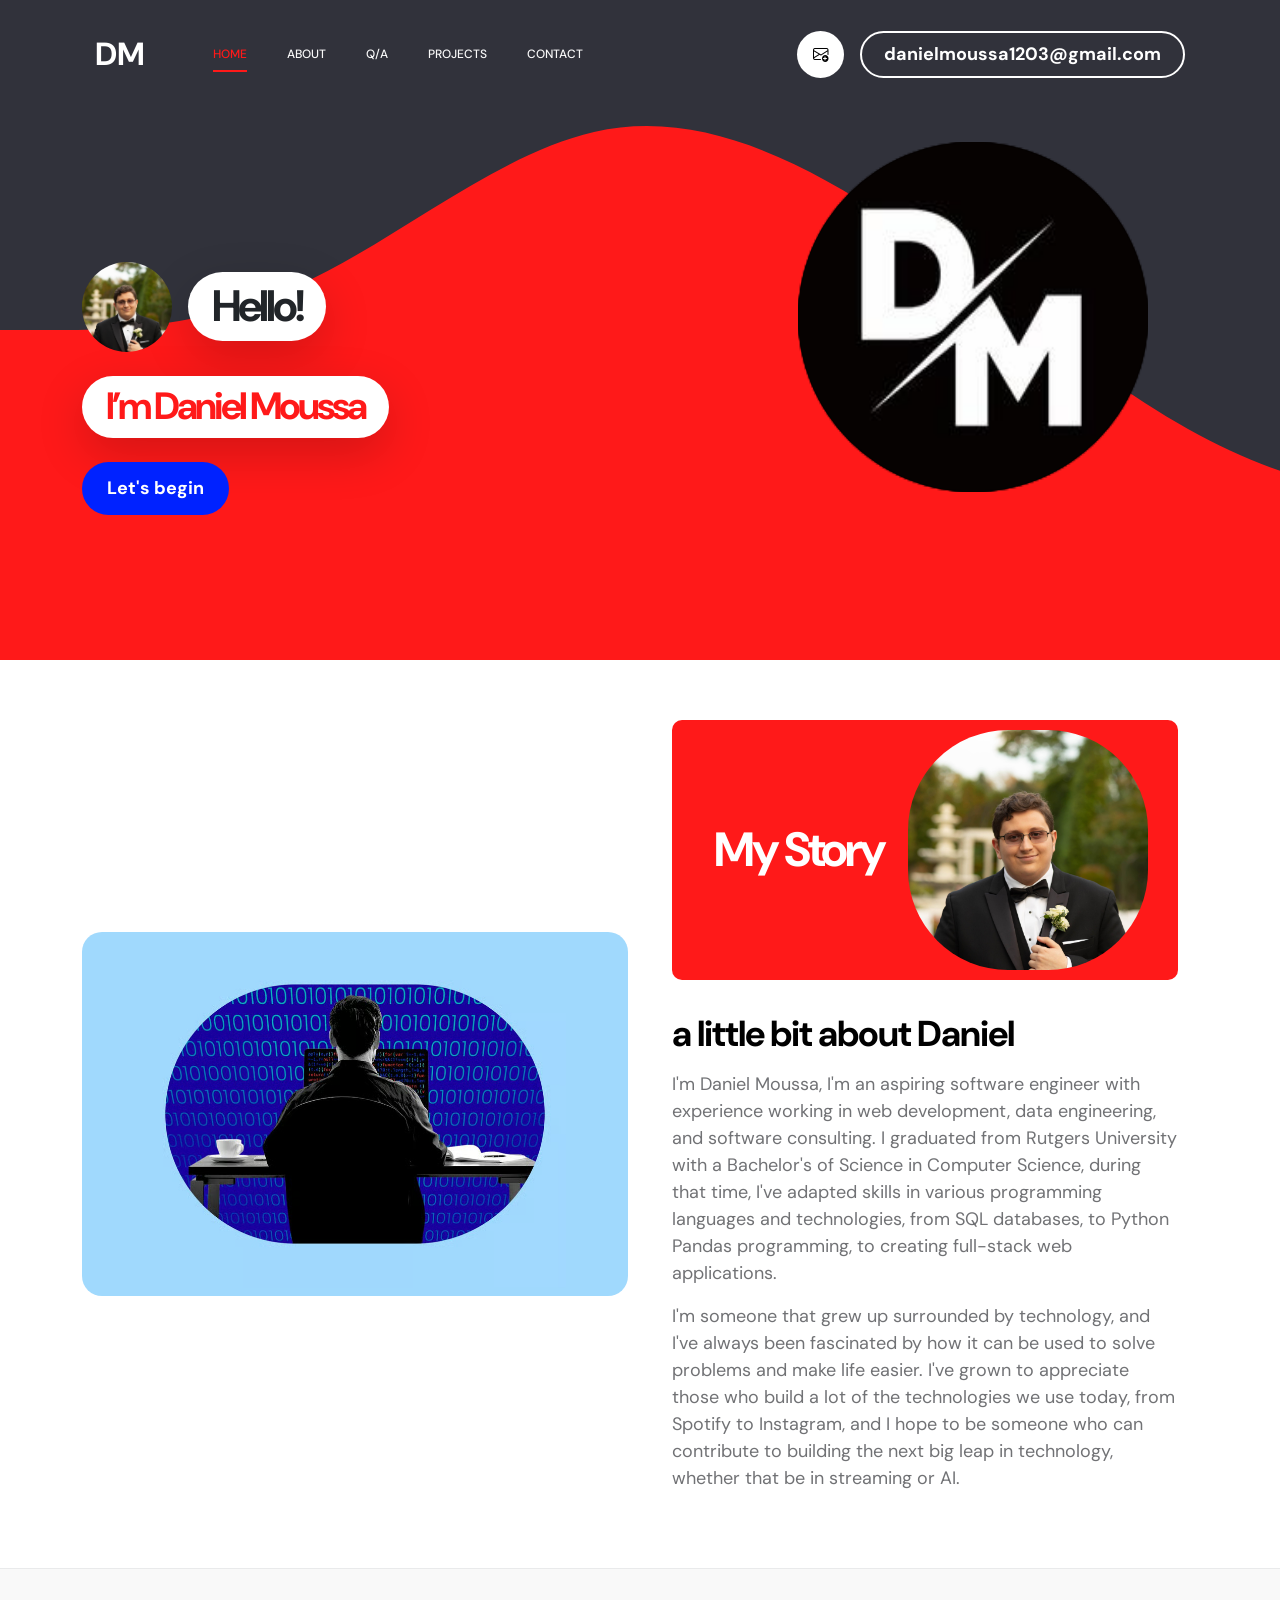
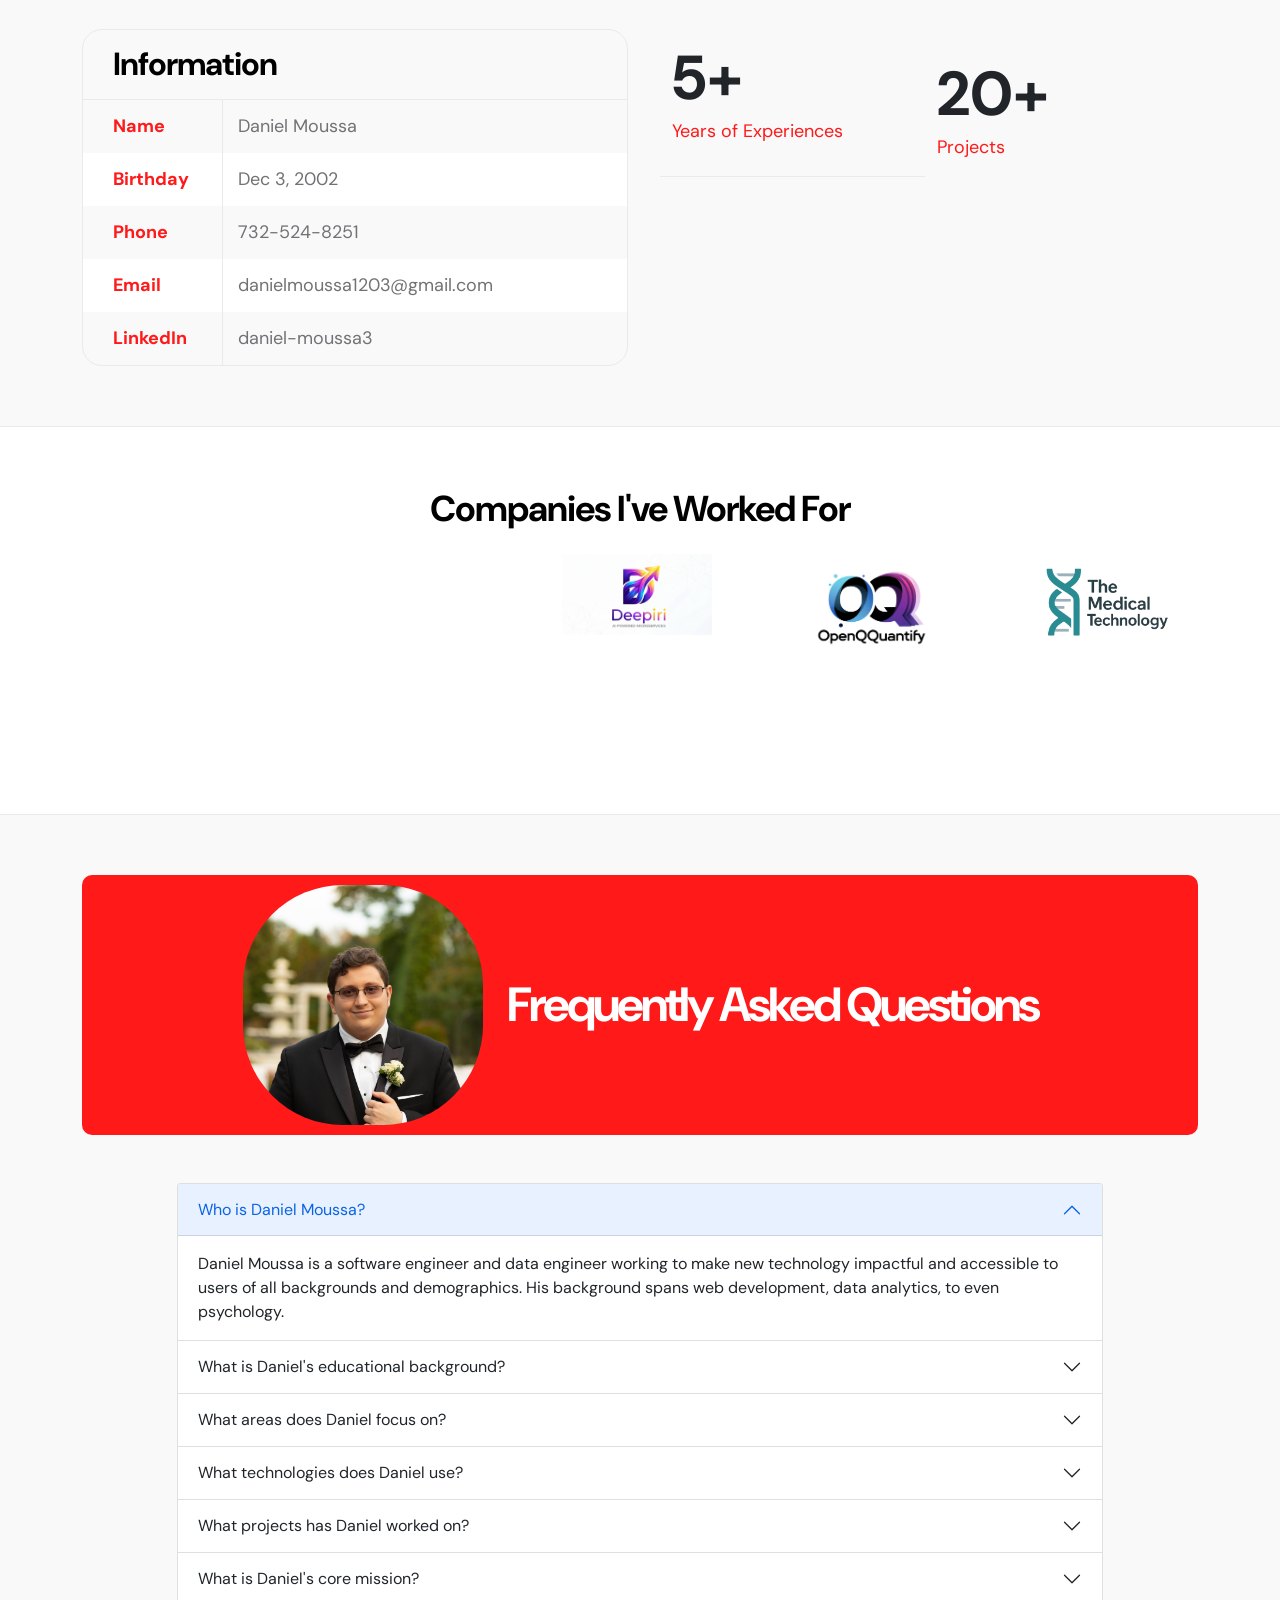
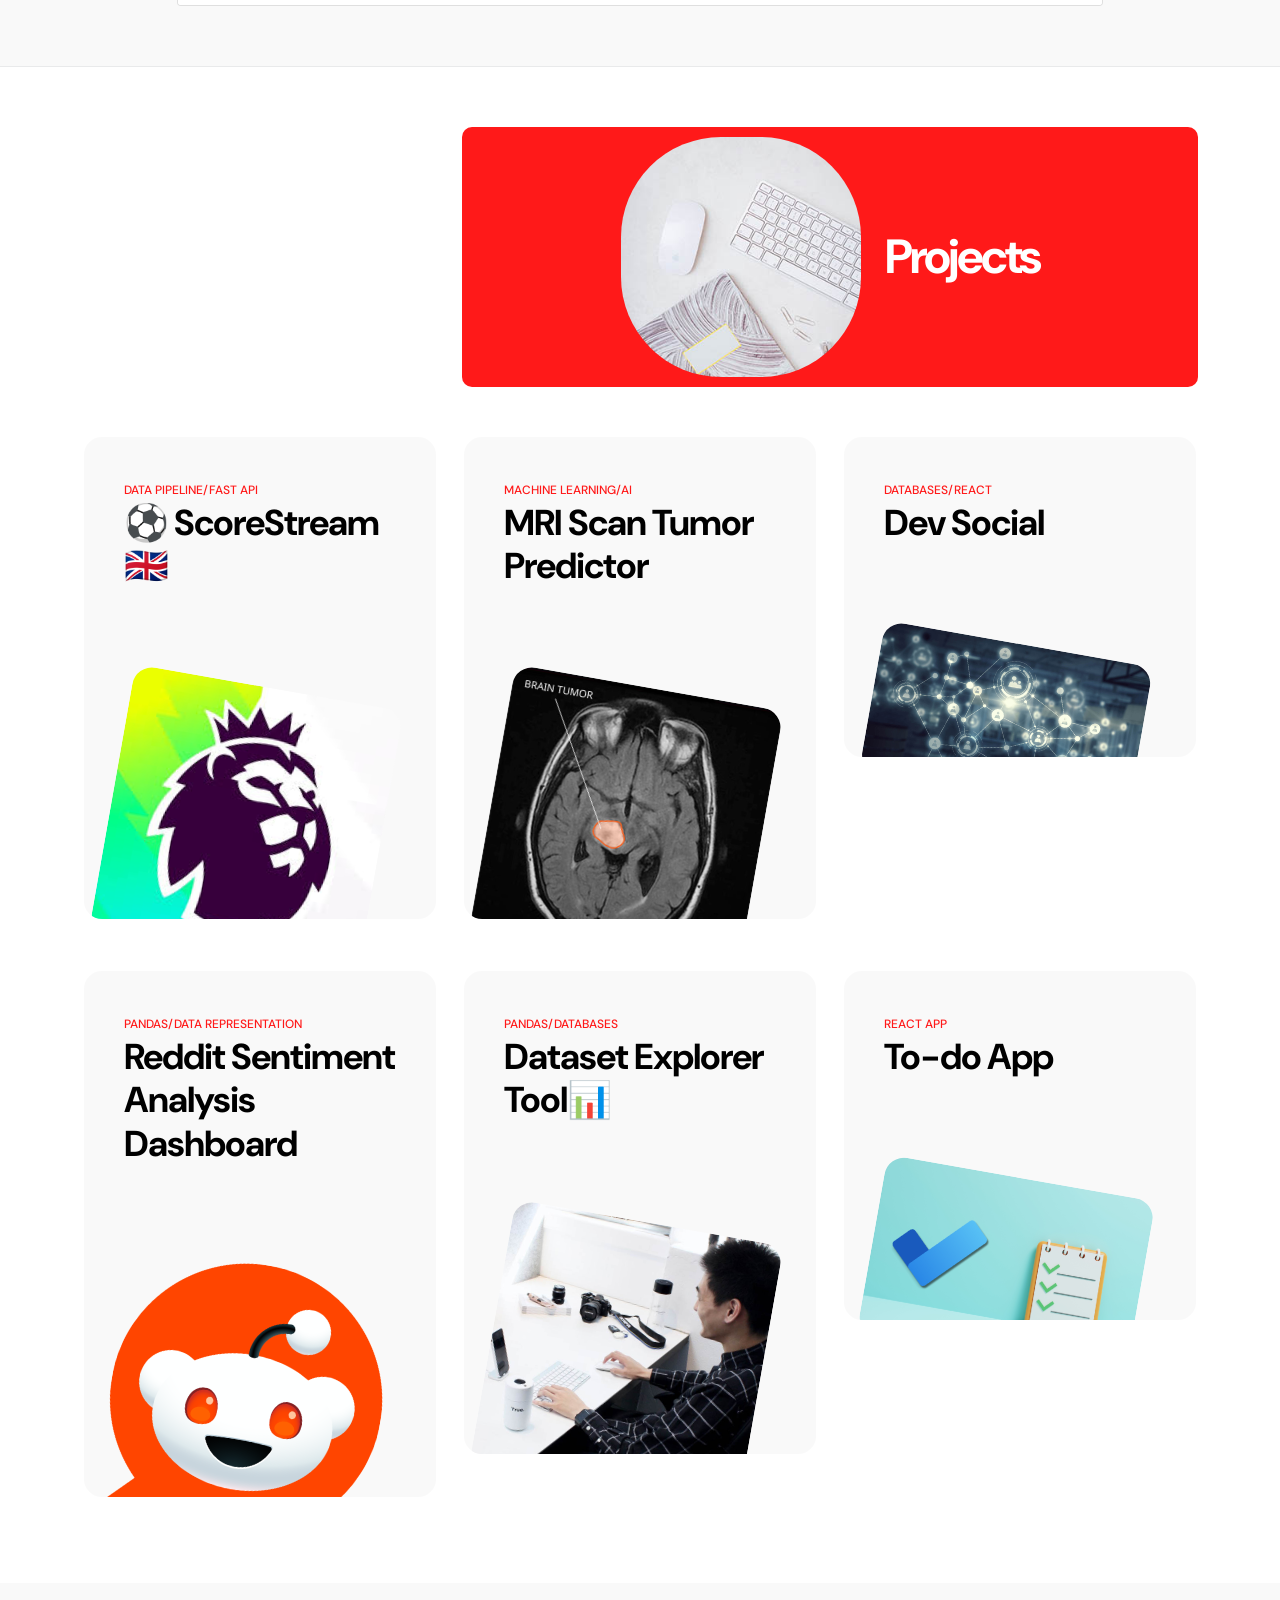
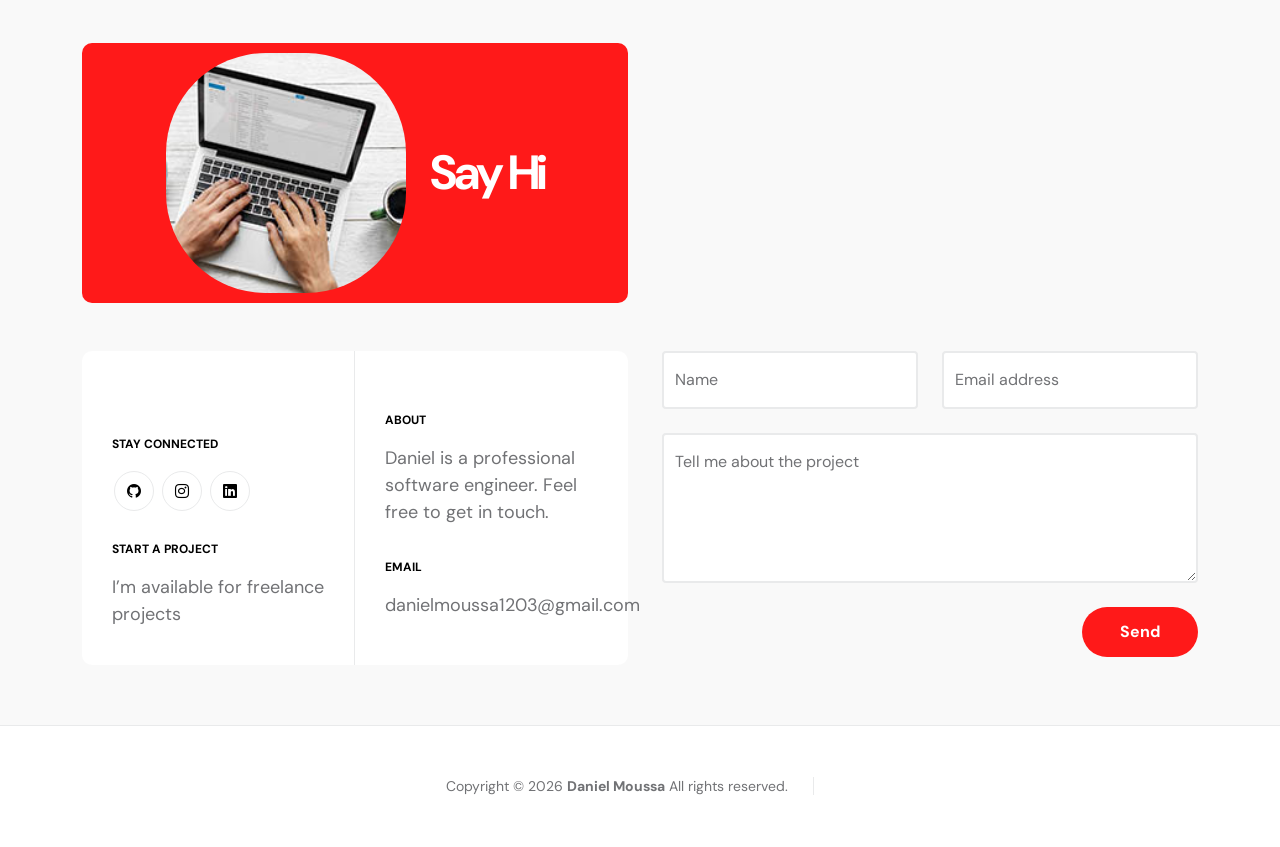
<file: index.html>
<!doctype html>
<html lang="en">
    <head>
        <meta charset="utf-8">
        <meta name="viewport" content="width=device-width, initial-scale=1">

        <meta name="description" content="">
        <meta name="author" content="Daniel Moussa">

        <link rel="icon" type="image/png" href="/static/images/favicon.png">
        <title>Daniel Moussa</title>

        <!-- CSS FILES -->
        <link rel="preconnect" href="https://fonts.googleapis.com">
        
        <link rel="preconnect" href="https://fonts.gstatic.com" crossorigin>
        
        <link href="https://fonts.googleapis.com/css2?family=DM+Sans:wght@400;500;700&display=swap" rel="stylesheet">

        <link href="static/css/bootstrap.min.css" rel="stylesheet">

        <link href="static/css/bootstrap-icons.css" rel="stylesheet">

        <link href="static/css/magnific-popup.css" rel="stylesheet">
        <link href="static/css/templatemo-first-portfolio-style.css" rel="stylesheet">

    </head>
    
    <body>

        <section class="preloader">
            <div class="spinner">
                <span class="spinner-rotate"></span>    
            </div>
        </section>

        <nav class="navbar navbar-expand-lg">
            <div class="container">

                <button class="navbar-toggler" type="button" data-bs-toggle="collapse" data-bs-target="#navbarNav" aria-controls="navbarNav" aria-expanded="false" aria-label="Toggle navigation">
                    <span class="navbar-toggler-icon"></span>
                </button>

                <a href="index.html" class="navbar-brand mx-auto mx-lg-0">DM</a>

                <div class="d-flex align-items-center d-lg-none">
                    <i class="navbar-icon bi-envelope-plus me-3"></i>
                    <a class="custom-btn btn" href="#section_5">
                        danielmoussa1203@gmail.com
                    </a>
                </div>

                <div class="collapse navbar-collapse" id="navbarNav">
                    <ul class="navbar-nav ms-lg-5">
                        <li class="nav-item">
                            <a class="nav-link click-scroll" href="#section_1">Home</a>
                        </li>

                        <li class="nav-item">
                            <a class="nav-link click-scroll" href="#section_2">About</a>
                        </li>

                        <li class="nav-item">
                            <a class="nav-link click-scroll" href="#section_3">Q/A</a>
                        </li>

                        <li class="nav-item">
                            <a class="nav-link click-scroll" href="#section_4">Projects</a>
                        </li>

                        <li class="nav-item">
                            <a class="nav-link click-scroll" href="#section_5">Contact</a>
                        </li>
                    </ul>

                    <div class="d-lg-flex align-items-center d-none ms-auto">
                        <i class="navbar-icon bi-envelope-plus me-3"></i>
                        <a class="custom-btn btn" href="#section_5">
                            danielmoussa1203@gmail.com
                        </a>
                    </div>
                </div>

            </div>
        </nav>

        <main>

            <section class="hero d-flex justify-content-center align-items-center" id="section_1">
                <div class="container">
                    <div class="row">

                        <div class="col-lg-7 col-12">
                            <div class="hero-text">
                                <div class="hero-title-wrap d-flex align-items-center mb-4">
                                    <img src="/static/images/prof.jpeg" class="avatar-image avatar-image-large img-fluid" alt="">

                                    <h1 class="hero-title ms-3 mb-0">Hello!</h1>
                                </div>

                                <h2 class="mb-4">I’m Daniel Moussa</h2>
                                <p class="mb-4"><a class="custom-btn btn custom-link" href="#section_2">Let's begin</a></p>
                            </div>
                        </div>

                        <div class="col-lg-5 col-12 position-relative">
                            <div class="hero-image-wrap">
                                <img src="/static/images/favicon.png" class="img-fluid" style="min-width: 350px; min-height: 350px; max-width: 350px; max-height: 350px;" alt="DM">
                            </div>

                        </div>

                    </div>
                </div>

                <svg xmlns="http://www.w3.org/2000/svg" viewBox="0 0 1440 320"><path fill="#31323b" fill-opacity="1" d="M0,160L24,160C48,160,96,160,144,138.7C192,117,240,75,288,64C336,53,384,75,432,106.7C480,139,528,181,576,208C624,235,672,245,720,240C768,235,816,213,864,186.7C912,160,960,128,1008,133.3C1056,139,1104,181,1152,202.7C1200,224,1248,224,1296,197.3C1344,171,1392,117,1416,90.7L1440,64L1440,0L1416,0C1392,0,1344,0,1296,0C1248,0,1200,0,1152,0C1104,0,1056,0,1008,0C960,0,912,0,864,0C816,0,768,0,720,0C672,0,624,0,576,0C528,0,480,0,432,0C384,0,336,0,288,0C240,0,192,0,144,0C96,0,48,0,24,0L0,0Z"></path></svg>
            </section>


            <section class="about section-padding" id="section_2">
                <div class="container">
                    <div class="row">

                        <div class="col-lg-6 col-12 d-flex align-items-center justify-content-center">
                            <img src="/static/images/vibes.avif" class="about-image img-fluid" alt="">
                        </div>

                        <div class="col-lg-6 col-12 mt-5 mt-lg-0">
                            <div class="about-thumb">

                                <div class="section-title-wrap d-flex justify-content-end align-items-center mb-4">
                                    <h2 class="text-white me-4 mb-0">My Story</h2>

                                    <img src="/static/images/prof.jpeg" class="avatar-image img-fluid" alt="">
                                </div>

                                <h3 class="pt-2 mb-3">a little bit about Daniel</h3>

                                <p>
                                    I'm Daniel Moussa, I'm an aspiring software engineer with experience working in web development, data engineering, and software consulting. 
                                    I graduated from Rutgers University with a Bachelor's of Science in Computer Science, during that time, I've adapted skills in various programming languages and technologies, from SQL databases, to Python Pandas programming, to creating full-stack web applications.
                                </p>

                                <p>
                                    I'm someone that grew up surrounded by technology, and I've always been fascinated by how it can be used to solve problems and make life easier.
                                    I've grown to appreciate those who build a lot of the technologies we use today, from Spotify to Instagram, and I hope to be someone who can contribute to building the next big leap in technology, whether that be in streaming or AI.
                                </p>
                            </div>
                        </div>

                    </div>
                </div>
            </section>

            <section class="featured section-padding">
                <div class="container">
                    <div class="row">

                        <div class="col-lg-6 col-12">
                            <div class="profile-thumb">
                                <div class="profile-title">
                                    <h4 class="mb-0">Information</h4>
                                </div>

                                <div class="profile-body">
                                    <p>
                                        <span class="profile-small-title">Name</span> 
                                        <span>Daniel Moussa</span>
                                    </p>

                                    <p>
                                        <span class="profile-small-title">Birthday</span> 
                                        <span>Dec 3, 2002</span>
                                    </p>

                                    <p>
                                        <span class="profile-small-title">Phone</span>
                                        <span>732-524-8251</span>
                                    </p>

                                    <p>
                                        <span class="profile-small-title">Email</span> 
                                        <span><a href="mailto:danielmoussa1203@gmail.com">danielmoussa1203@gmail.com</a></span>
                                    </p>

                                    <p>
                                        <span class="profile-small-title">LinkedIn</span> 
                                        <span><a href="https://www.linkedin.com/in/daniel-moussa3" target="_blank">daniel-moussa3</a></span>
                                    </p>
                                </div>
                            </div>
                        </div>

                        <div class="col-lg-6 col-12 mt-5 mt-lg-0">
                            <div class="about-thumb">
                                <div class="row">
                                    <div class="col-lg-6 col-6 featured-border-bottom py-2">
                                        <strong class="featured-numbers">5+</strong>

                                        <p class="featured-text">Years of Experiences</p>
                                    </div>

                                    <div class="col-lg-6 col-6 pt-4">
                                        <strong class="featured-numbers">20+</strong>

                                        <p class="featured-text">Projects</p>
                                    </div>
                                </div>
                            </div>
                        </div>

                    </div>
                </div>
            </section>


            <section class="clients section-padding">
                <div class="container">
                    <div class="row align-items-center">

                        <div class="col-lg-12 col-12">
                            <h3 class="text-center mb-4">Companies I've Worked For</h3>
                        </div>

                        <div class="d-flex align-items-center justify-content-center gap-5">

                            <div class="col-lg-2 col-4 ms-auto clients-item-height">
                                <a href="https://deepiri.com" target="_blank" rel="noopener noreferrer">
                                    <img src="/static/images/clients/deepiri_logo.webp" class="clients-image img-fluid" alt="Deepiri">
                                </a>
                            </div>

                            <div class="col-lg-2 col-4 clients-item-height">
                                <img src="/static/images/clients/an-all-in-one-tech-consultancy-that-will-review-my-code-v0-u5uh0mlr36df1.webp" class="clients-image img-fluid" alt="OpenQQuantify">
                            </div>

                            <div class="col-lg-2 col-4 clients-item-height">
                                <img src="/static/images/clients/themedicaltechnology.png" class="clients-image img-fluid" alt="The Medical Technology">
                            </div>

                        </div>
                    </div>
                </div>
            </section>


            <section class="qa section-padding" id="section_3">
                <div class="container">
                    <div class="row">
                        <div class="col-lg-12 col-12 ms-auto">
                            <div class="section-title-wrap d-flex justify-content-center align-items-center mb-5">
                                <img src="/static/images/prof.jpeg" class="avatar-image img-fluid" alt="">
                                <h2 class="text-white ms-4 mb-0">Frequently Asked Questions</h2>
                            </div>
                        </div>

                        <div class="clearfix"></div>

                        <div class="col-lg-10 col-12 mx-auto">
                            <div class="accordion" id="accordionFAQ">
                                <!-- Question 1 -->
                                <div class="accordion-item">
                                    <h2 class="accordion-header" id="headingOne">
                                        <button class="accordion-button" type="button" data-bs-toggle="collapse" data-bs-target="#collapseOne" aria-expanded="true" aria-controls="collapseOne">
                                            Who is Daniel Moussa?
                                        </button>
                                    </h2>
                                    <div id="collapseOne" class="accordion-collapse collapse show" aria-labelledby="headingOne" data-bs-parent="#accordionFAQ">
                                        <div class="accordion-body">
                                            Daniel Moussa is a software engineer and data engineer working to make new technology impactful and accessible to users of all backgrounds and demographics. His background spans web development, data analytics, to even psychology.
                                        </div>
                                    </div>
                                </div>

                                <!-- Question 2 -->
                                <div class="accordion-item">
                                    <h2 class="accordion-header" id="headingTwo">
                                        <button class="accordion-button collapsed" type="button" data-bs-toggle="collapse" data-bs-target="#collapseTwo" aria-expanded="false" aria-controls="collapseTwo">
                                            What is Daniel's educational background?
                                        </button>
                                    </h2>
                                    <div id="collapseTwo" class="accordion-collapse collapse" aria-labelledby="headingTwo" data-bs-parent="#accordionFAQ">
                                        <div class="accordion-body">
                                            Daniel holds a Bachelor of Science in Computer Science from Rutgers University, along with a minor in Psychology.
                                        </div>
                                    </div>
                                </div>

                                <!-- Question 3 -->
                                <div class="accordion-item">
                                    <h2 class="accordion-header" id="headingThree">
                                        <button class="accordion-button collapsed" type="button" data-bs-toggle="collapse" data-bs-target="#collapseThree" aria-expanded="false" aria-controls="collapseThree">
                                            What areas does Daniel focus on?
                                        </button>
                                    </h2>
                                    <div id="collapseThree" class="accordion-collapse collapse" aria-labelledby="headingThree" data-bs-parent="#accordionFAQ">
                                        <div class="accordion-body">
                                            Core focus areas include Machine Learning, Web Development, Data Engineering & Analytics, and User-friendly interactive programming.
                                        </div>
                                    </div>
                                </div>

                                <!-- Question 4 -->
                                <div class="accordion-item">
                                    <h2 class="accordion-header" id="headingFour">
                                        <button class="accordion-button collapsed" type="button" data-bs-toggle="collapse" data-bs-target="#collapseFour" aria-expanded="false" aria-controls="collapseFour">
                                            What technologies does Daniel use?
                                        </button>
                                    </h2>
                                    <div id="collapseFour" class="accordion-collapse collapse" aria-labelledby="headingFour" data-bs-parent="#accordionFAQ">
                                        <div class="accordion-body">
                                            Daniel utilizes a range of technologies including Python, Pandas, NumPy, Streamlit, Django, HTML/CSS, Java, JavaScript, React, Flask, and SQL in his projects.
                                        </div>
                                    </div>
                                </div>

                                <!-- Question 5 -->
                                <div class="accordion-item">
                                    <h2 class="accordion-header" id="headingFive">
                                        <button class="accordion-button collapsed" type="button" data-bs-toggle="collapse" data-bs-target="#collapseFive" aria-expanded="false" aria-controls="collapseFive">
                                            What projects has Daniel worked on?
                                        </button>
                                    </h2>
                                    <div id="collapseFive" class="accordion-collapse collapse" aria-labelledby="headingFive" data-bs-parent="#accordionFAQ">
                                        <div class="accordion-body">
                                            Daniel has worked on a variety of projects including a Reddit Sentiment Analysis tool that analyzes sentiment trends in subreddits with visual representations, a collaborative To-do App for real-time task management with reminders and notifications, and a Data Analysis Explorer for comprehensive data insights.
                                        </div>
                                    </div>
                                </div>

                                <!-- Question 6 -->
                                <div class="accordion-item">
                                    <h2 class="accordion-header" id="headingSix">
                                        <button class="accordion-button collapsed" type="button" data-bs-toggle="collapse" data-bs-target="#collapseSix" aria-expanded="false" aria-controls="collapseSix">
                                            What is Daniel's core mission?
                                        </button>
                                    </h2>
                                    <div id="collapseSix" class="accordion-collapse collapse" aria-labelledby="headingSix" data-bs-parent="#accordionFAQ">
                                        <div class="accordion-body">
                                            Daniel focuses on building platforms that help people get the most out of today's technology, such as through looking at modern day data in new ways, and better build up to the future of technology. With a background in Software/Systems consulting, web development, and data engineering, Daniel aims to bridge the gap between complex technology and user-friendly applications.
                                        </div>
                                    </div>
                                </div>
                            </div>
                        </div>
                    </div>
                </div>
            </section>


            <section class="projects section-padding" id="section_4">
                <div class="container">
                    <div class="row">

                        <div class="col-lg-8 col-md-8 col-12 ms-auto">
                            <div class="section-title-wrap d-flex justify-content-center align-items-center mb-4">
                                <img src="/static/images/white-desk-work-study-aesthetics.jpg" class="avatar-image img-fluid" alt="">

                                <h2 class="text-white ms-4 mb-0">Projects</h2>
                            </div>
                        </div>

                        <div class="clearfix"></div>

                        <div class="col-lg-4 col-md-6 col-12">
                            <div class="projects-thumb">
                                <div class="projects-info">
                                    <small class="projects-tag">Data Pipeline/Fast API</small>

                                    <h3 class="projects-title">⚽️ ScoreStream 🇬🇧</h3>
                                </div>

                                <a href="https://github.com/dmoussa3/scorestream">
                                    <img src="/static/images/projects/pl.png" class="projects-image img-fluid" alt="">
                                </a>
                            </div>
                        </div>

                        <div class="col-lg-4 col-md-6 col-12">
                            <div class="projects-thumb">
                                <div class="projects-info">
                                    <small class="projects-tag">Machine Learning/AI</small>

                                    <h3 class="projects-title">MRI Scan Tumor Predictor</h3>
                                </div>

                                <a href="https://github.com/gilololol64/DataScienceProject">
                                    <img src="/static/images/projects/mri.jpg" class="projects-image img-fluid" alt="">
                                </a>
                            </div>
                        </div>

                        <div class="col-lg-4 col-md-6 col-12">
                            <div class="projects-thumb">
                                <div class="projects-info">
                                    <small class="projects-tag">Databases/React</small>

                                    <h3 class="projects-title">Dev Social</h3>
                                </div>

                                <a href="https://github.com/dmoussa3/dev-social">
                                    <img src="/static/images/projects/social_media_.jpg" class="projects-image img-fluid" alt="">
                                </a>
                            </div>
                        </div>

                        <div class="col-lg-4 col-md-6 col-12">
                            <div class="projects-thumb">
                                <div class="projects-info">
                                    <small class="projects-tag">Pandas/Data Representation</small>

                                    <h3 class="projects-title">Reddit Sentiment Analysis Dashboard</h3>
                                </div>

                                <a href="https://github.com/dmoussa3/reddit">
                                    <img src="/static/images/projects/reddit_logo.png" class="projects-image img-fluid" alt="">
                                </a>
                            </div>
                        </div>

                        <div class="col-lg-4 col-md-6 col-12">
                            <div class="projects-thumb">
                                <div class="projects-info">
                                    <small class="projects-tag">Pandas/Databases</small>

                                    <h3 class="projects-title">Dataset Explorer Tool📊</h3>
                                </div>

                                <a href="https://github.com/dmoussa3/explorer">
                                    <img src="/static/images/projects/true-agency-9Bjog5FZ-oc-unsplash.jpg" class="projects-image img-fluid" alt="">
                                </a>
                            </div>
                        </div>

                        <div class="col-lg-4 col-md-6 col-12">
                            <div class="projects-thumb">
                                <div class="projects-info">
                                    <small class="projects-tag">React App</small>

                                    <h3 class="projects-title">To-do App</h3>
                                </div>

                                <a href="https://github.com/dmoussa3/todo-app">
                                    <img src="/static/images/projects/To-do.png" class="projects-image img-fluid" alt="">
                                </a>
                            </div>
                        </div>

                    </div>
                </div>
            </section>

            <section class="contact section-padding" id="section_5">
                    <div class="container">
                        <div class="row">

                            <div class="col-lg-6 col-md-8 col-12">
                                <div class="section-title-wrap d-flex justify-content-center align-items-center mb-5">
                                    <img src="/static/images/aerial-view-man-using-computer-laptop-wooden-table.jpg" class="avatar-image img-fluid" alt="">

                                    <h2 class="text-white ms-4 mb-0">Say Hi</h2>
                                </div>
                            </div>

                            <div class="clearfix"></div>

                            <div class="col-lg-3 col-md-6 col-12 pe-lg-0">
                                <div class="contact-info contact-info-border-start d-flex flex-column">

                                    <strong class="site-footer-title d-block mt-4 mb-3">Stay connected</strong>

                                    <ul class="social-icon">
                                        <li class="social-icon-item"><a href="https://github.com/dmoussa3" class="social-icon-link bi-github"></a></li>

                                        <li class="social-icon-item"><a href="https://www.instagram.com/dmoussa_3" class="social-icon-link bi-instagram"></a></li>

                                        <li class="social-icon-item"><a href="https://www.linkedin.com/in/danielmoussa" class="social-icon-link bi-linkedin"></a></li>
                                    </ul>

                                    <strong class="site-footer-title d-block mt-4 mb-3">Start a project</strong>

                                    <p class="mb-0">I’m available for freelance projects</p>
                                </div>
                            </div>

                            <div class="col-lg-3 col-md-6 col-12 ps-lg-0">
                                <div class="contact-info d-flex flex-column">
                                    <strong class="site-footer-title d-block mb-3">About</strong>

                                    <p class="mb-2">
                                        Daniel is a professional software engineer. Feel free to get in touch.
                                    </p>

                                    <strong class="site-footer-title d-block mt-4 mb-3">Email</strong>

                                    <p>
                                        <a href="mailto:danielmoussa1203@gmail.com">
                                            danielmoussa1203@gmail.com
                                        </a>
                                    </p>
                                </div>
                            </div>

                            <div class="col-lg-6 col-12 mt-5 mt-lg-0">
                                <form action="#" method="get" class="custom-form contact-form" role="form">
                                    <div class="row">
                                        <div class="col-lg-6 col-md-6 col-12">
                                            <div class="form-floating">
                                                <input type="text" name="name" id="name" class="form-control" placeholder="Name" required="">
                                                
                                                <label for="floatingInput">Name</label>
                                            </div>
                                        </div>

                                        <div class="col-lg-6 col-md-6 col-12"> 
                                            <div class="form-floating">
                                                <input type="email" name="email" id="email" pattern="[^ @]*@[^ @]*" class="form-control" placeholder="Email address" required="">
                                                
                                                <label for="floatingInput">Email address</label>
                                            </div>
                                        </div>

                                        <div class="col-lg-12 col-12">
                                            <div class="form-floating">
                                                <textarea class="form-control" id="message" name="message" placeholder="Tell me about the project/position"></textarea>
                                                
                                                <label for="floatingTextarea">Tell me about the project</label>
                                            </div>
                                        </div>

                                        <div class="col-lg-3 col-12 ms-auto">
                                            <button type="submit" class="form-control">Send</button>
                                        </div>

                                    </div>
                                </form>
                            </div>

                        </div>
                    </div>
                </div>
            </section>

        </main>

        <footer class="site-footer">
            <div class="container">
                <div class="row">

                    <div class="col-lg-12 col-12">
                        <div class="copyright-text-wrap">
                            <p class="mb-0">
                                <span class="copyright-text">Copyright © 2026 <a href="#">Daniel Moussa</a> All rights reserved.</span>
                            </p>
                        </div>
                    </div>

                </div>
            </div>
        </footer>

        <!-- JAVASCRIPT FILES -->
        <script src="/static/js/jquery.min.js"></script>
        <script src="/static/js/bootstrap.min.js"></script>
        <script src="/static/js/jquery.sticky.js"></script>
        <script src="/static/js/click-scroll.js"></script>
        <script src="/static/js/jquery.magnific-popup.min.js"></script>
        <script src="/static/js/magnific-popup-options.js"></script>
        <script src="/static/js/custom.js"></script>

    </body>
</html>
</file>
<file: static/css/templatemo-first-portfolio-style.css>
/*

TemplateMo 578 First Portfolio

https://templatemo.com/tm-578-first-portfolio

*/


/*---------------------------------------
  CUSTOM PROPERTIES ( VARIABLES )             
-----------------------------------------*/
:root {
  --white-color:                  #ffffff;
  --primary-color:                #0022ff;
  --secondary-color:              #ff1919;
  --section-bg-color:             #f9f9f9;
  --dark-color:                   #000000;
  --p-color:                      #717275;
  --border-color:                 #e9eaeb;
  --featured-border-color:        #1e33c0;

  --body-font-family:             'DM Sans', sans-serif;

  --h1-font-size:                 62px;
  --h2-font-size:                 48px;
  --h3-font-size:                 36px;
  --h4-font-size:                 32px;
  --h5-font-size:                 24px;
  --h6-font-size:                 22px;
  --p-font-size:                  18px;
  --menu-font-size:               12px;
  --copyright-font-size:          14px;

  --border-radius-large:          100px;
  --border-radius-medium:         20px;
  --border-radius-small:          10px;

  --font-weight-normal:           400;
  --font-weight-medium:           500;
  --font-weight-bold:             700;
}

body {
    background: var(--white-color);
    font-family: var(--body-font-family); 
}


/*---------------------------------------
  TYPOGRAPHY               
-----------------------------------------*/

h2,
h3,
h4,
h5,
h6 {
  color: var(--dark-color);
}

h1,
h2,
h3,
h4,
h5,
h6 {
  font-weight: var(--font-weight-bold);
  letter-spacing: -1px;
}

h1 {
  font-size: var(--h1-font-size);
  letter-spacing: -3px;
}

h2 {
  font-size: var(--h2-font-size);
  color: var(--secondary-color);
  letter-spacing: -3px;
}

h3 {
  font-size: var(--h3-font-size);
}

h4 {
  font-size: var(--h4-font-size);
}

h5 {
  font-size: var(--h5-font-size);
  line-height: normal;
}

h6 {
  font-size: var(--h6-font-size);
}

p {
  color: var(--p-color);
  font-size: var(--p-font-size);
  font-weight: var(--font-weight-normal);
}

ul li {
  color: var(--p-color);
  font-size: var(--p-font-size);
  font-weight: var(--font-weight-normal);
}

a, 
button {
  touch-action: manipulation;
  transition: all 0.3s;
}

a {
  color: var(--p-color);
  text-decoration: none;
}

a:hover {
  color: var(--secondary-color);
}

::selection {
  background: var(--secondary-color);
  color: var(--white-color);
}

::-moz-selection {
  background: var(--secondary-color);
  color: var(--white-color);
}

.section-padding {
  padding-top: 60px;
  padding-bottom: 60px;
}

b,
strong {
  font-weight: var(--font-weight-bold);
}

.section-title-wrap {
  background: var(--secondary-color);
  border-radius: var(--border-radius-small);
  padding: 10px 30px;
}


/*---------------------------------------
  AVATAR IMAGE               
-----------------------------------------*/
.avatar-image {
  border-radius: var(--border-radius-large);
  width: 240px;
  height: 240px;
  object-fit: cover;
}

.avatar-image-large {
  width: 90.4px;
  height: 90.4px;
}


/*---------------------------------------
  PRE LOADER               
-----------------------------------------*/
.preloader {
  position: fixed;
  top: 0;
  left: 0;
  width: 100%;
  height: 100%;
  z-index: 99999;
  display: flex;
  flex-flow: row nowrap;
  justify-content: center;
  align-items: center;
  background: none repeat scroll 0 0 var(--white-color);
}

.spinner {
  border: 1px solid transparent;
  border-radius: var(--border-radius-small);
  position: relative;
}

.spinner:before {
  content: '';
  box-sizing: border-box;
  position: absolute;
  top: 50%;
  left: 50%;
  width: 45px;
  height: 45px;
  margin-top: -10px;
  margin-left: -10px;
  border-radius: 50%;
  border: 1px solid var(--border-color);
  border-top-color: var(--white-color);
  animation: spinner .9s linear infinite;
}

@-webkit-@keyframes spinner {
  to {transform: rotate(360deg);
  }
}

@keyframes spinner {
  to {transform: rotate(360deg);}
}


/*---------------------------------------
  CUSTOM ICON               
-----------------------------------------*/
.navbar-icon {
  background: var(--white-color);
  border-radius: var(--border-radius-large);
  color: var(--dark-color);
  width: 47px;
  height: 47px;
  line-height: 47px;
  text-align: center;
}

.is-sticky .navbar-icon {
  background: var(--secondary-color);
  color: var(--white-color);
}

.form-check-icon {
  color: var(--secondary-color);
}


/*---------------------------------------
  CUSTOM BUTTON               
-----------------------------------------*/
.custom-btn,
.navbar .custom-btn {
  font-size: var(--p-font-size);
  font-weight: var(--font-weight-bold);
}

.navbar .custom-btn {
  background: transparent;
  border-width: 2px;
  border-style: solid;
  border-color: var(--white-color);
  color: var(--white-color);
  padding: 8px 22px;
}

.navbar .custom-btn:hover {
  background: var(--white-color);
  border-color: transparent;
  color: var(--secondary-color);
}

.custom-btn {
  background: var(--secondary-color);
  border-radius: var(--border-radius-large);
  color: var(--white-color);
  font-weight: var(--font-weight-bold);
  padding: 12px 24px;
}

.custom-btn:hover {
  background: var(--primary-color);
  box-shadow: 0 1rem 3rem rgba(0,0,0,.175);
  color: var(--white-color);
}

.custom-border-btn {
  background: transparent;
  border: 2px solid var(--border-color);
  color: var(--p-color);
}

.custom-border-btn:hover {
  background: var(--primary-color);
  border-color: var(--secondary-color);
  color: var(--white-color);
}

.custom-link {
	background-color: var(--primary-color);
}

.custom-link:hover {
	background-color: var(--secondary-color);
}


/*---------------------------------------
  NAVIGATION              
-----------------------------------------*/
.sticky-wrapper {
  position: relative;
  z-index: 222;
  height: auto !important;
}

.is-sticky,
.is-sticky .navbar .container {
  background: var(--white-color);
  box-shadow: 0 1rem 3rem rgb(0 0 0 / 18%);
}

.is-sticky .navbar-brand,
.is-sticky .navbar-brand:hover {
  color: var(--dark-color);
}

.is-sticky .navbar-nav .nav-link {
  color: var(--p-color);
}

.is-sticky .navbar .custom-btn {
  border-color: var(--secondary-color);
  color: var(--secondary-color);
}

.is-sticky .navbar .custom-btn:hover {
  background: var(--primary-color);
  color: var(--white-color);
}

.navbar {
  background: transparent;
  position: absolute;
  z-index: 9;
  right: 0;
  left: 0;
  transition: all 0.3s;
  padding-top: 15px;
  padding-bottom: 0;
}

.navbar .container {
  border-radius: var(--border-radius-small);
  padding: 10px 25px;
}

.navbar-brand {
  font-size: var(--h4-font-size);
  font-weight: var(--font-weight-bold);
}

.navbar-brand,
.navbar-brand:hover {
  color: var(--white-color);
}

.navbar-expand-lg .navbar-nav .nav-link {
  padding-right: 0;
  padding-left: 0;
  margin-right: 20px;
  margin-left: 20px;
}

.navbar-nav .nav-link {
  display: inline-block;
  color: var(--section-bg-color);
  font-size: var(--menu-font-size);
  font-weight: var(--font-weight-medium);
  text-transform: uppercase;
  position: relative;
  padding-top: 15px;
  padding-bottom: 15px;
}

.navbar-nav .nav-link::after {
  content: "";
  background: transparent;
  position: absolute;
  bottom: 6px;
  right: 0;
  left: 0;
  width: 100%;
  height: 2px;
}

.navbar-nav .nav-link.active::after, 
.navbar-nav .nav-link:hover::after {
  background: var(--secondary-color);
}

.navbar-nav .nav-link.active, 
.navbar-nav .nav-link:hover {
  color: var(--secondary-color);
}

.navbar-toggler {
  border: 0;
  padding: 0;
  cursor: pointer;
  margin: 0;
  width: 30px;
  height: 35px;
  outline: none;
}

.navbar-toggler:focus {
  outline: none;
  box-shadow: none;
}

.navbar-toggler[aria-expanded="true"] .navbar-toggler-icon {
  background: transparent;
}

.navbar-toggler[aria-expanded="true"] .navbar-toggler-icon:before,
.navbar-toggler[aria-expanded="true"] .navbar-toggler-icon:after {
  transition: top 300ms 50ms ease, -webkit-transform 300ms 350ms ease;
  transition: top 300ms 50ms ease, transform 300ms 350ms ease;
  transition: top 300ms 50ms ease, transform 300ms 350ms ease, -webkit-transform 300ms 350ms ease;
  top: 0;
}

.navbar-toggler[aria-expanded="true"] .navbar-toggler-icon:before {
  transform: rotate(45deg);
}

.navbar-toggler[aria-expanded="true"] .navbar-toggler-icon:after {
  transform: rotate(-45deg);
}

.navbar-toggler .navbar-toggler-icon {
  background: var(--white-color);
  transition: background 10ms 300ms ease;
  display: block;
  width: 30px;
  height: 2px;
  position: relative;
}

.navbar-toggler .navbar-toggler-icon:before,
.navbar-toggler .navbar-toggler-icon:after {
  transition: top 300ms 350ms ease, -webkit-transform 300ms 50ms ease;
  transition: top 300ms 350ms ease, transform 300ms 50ms ease;
  transition: top 300ms 350ms ease, transform 300ms 50ms ease, -webkit-transform 300ms 50ms ease;
  position: absolute;
  right: 0;
  left: 0;
  background: var(--white-color);
  width: 30px;
  height: 2px;
  content: '';
}

.navbar-toggler .navbar-toggler-icon::before {
  top: -8px;
}

.navbar-toggler .navbar-toggler-icon::after {
  top: 8px;
}


/*---------------------------------------
  HERO              
-----------------------------------------*/
.hero {
  background: var(--secondary-color);
  position: relative;
  overflow: hidden;
  padding-top: 330px;
  padding-bottom: 330px;
}

@media  screen and (min-width: 991px) {
  .hero {
    height: 60vh;
  }
}

.hero-title,
.hero h2 {
  background: var(--white-color);
  box-shadow: 0 1rem 3rem rgba(0,0,0,.175);
  border-radius: var(--border-radius-large);
  display: inline-block;
  padding: 8px 24px;
}

.hero-title {
	font-size: 44px;
}

.hero h2 {
	font-size: 38px;
}

.hero-text {
  position: relative;
  z-index: 22;
  top: 70px;
}

.hero-image-wrap {
  background: var(--dark-color);
  border-radius: 100%;
  width: 350px;
  height: 350px;
  position: absolute;
  z-index: 22;
  top: -50px;
  right: 0;
  left: 0;
  margin: auto;
  pointer-events: none;
}

.hero-image {
  position: absolute;
  z-index: 22;
  top: 0;
  width: 100%;
  min-width: 550px;
}

.hero svg {
  position: absolute;
  z-index: 2;
  bottom: 0;
  right: 0;
  left: 0;
  overflow: hidden;
  height: 100%;
  pointer-events: none;
}


/*---------------------------------------
  ABOUT              
-----------------------------------------*/
.profile-thumb {
  border: 1px solid var(--border-color);
  border-radius: var(--border-radius-medium);
  position: relative;
  overflow: hidden;
}

.profile-title {
  border-bottom: 1px solid var(--border-color);
  padding: 15px 30px;
}

.profile-small-title {
  border-right: 1px solid var(--border-color);
  color: var(--secondary-color);
  font-weight: var(--font-weight-bold);
  min-width: 140px;
  margin-right: 10px;
  padding: 13px 30px;
  display: inline-block;
}

.profile-body p {
  margin-bottom: 0;
}

.profile-body p:nth-of-type(even) {
  background: var(--white-color);
}

.about-image {
  border-radius: var(--border-radius-medium);
}

.about-thumb {
  padding-right: 20px;
  padding-left: 20px;
}


/*---------------------------------------
  FEATURED              
-----------------------------------------*/
.featured-numbers {
  font-size: var(--h1-font-size);
  line-height: normal;
  display: block;
}

.featured-text {
  color: var(--secondary-color);
}

.featured-border-bottom {
  border-bottom: 1px solid var(--border-color);
}

.featured-border-start {
  border-left: 1px solid var(--border-color);
}


/*---------------------------------------
  CLIENTS              
-----------------------------------------*/

.clients-item-height {
	height: 200px;
}

.clients-image {
  display: block;
  max-width: 150px;
  margin: auto;
  transition: all ease 0.2s;
  align-items: center;
}

.clients-image:hover {
  transform: scale(1.3);
}


/*---------------------------------------
  Q/A              
-----------------------------------------*/
.qa,
.featured {
  background: var(--section-bg-color);
  border-top: 1px solid var(--border-color);
  border-bottom: 1px solid var(--border-color);
}

.qa-thumb {
  background: var(--white-color);
  border: 2px solid transparent;
  border-radius: var(--border-radius-medium);
  position: relative;
  overflow: hidden;
  margin-bottom: 24px;
  padding: 40px 40px 240px 40px;
  transition: all 0.5s;
}

.qa-thumb-up {
  position: relative;
  bottom: 50px;
  margin-bottom: -50px;
}

.qa-thumb:hover {
  border: 2px solid var(--secondary-color);
  box-shadow: 0 1rem 3rem rgba(0,0,0,.175);
}

.qa-thumb:hover .qa-icon-wrap {
  background: var(--secondary-color);
  border-color: var(--secondary-color);
  color: var(--white-color);
}

.qa-icon-wrap {
  border: 1px solid var(--border-color);
  border-radius: var(--border-radius-small);
  position: absolute;
  bottom: 0;
  right: 0;
  width: 50%;
  height: 55%;
  transform: rotate(-35deg) translateY(55px);
  transition: all ease 0.5s;
}

.qa-icon {
  font-size: 90px;
  position: relative;
  bottom: 15px;
}

.qa-thumb:hover .qa-wrap {
  background: var(--secondary-color);
}

.qa-thumb:hover .qa-overlay {
  background: var(--primary-color);
}

.qa-wrap {
  background: var(--primary-color);
  border-radius: var(--border-radius-medium);
  position: relative;
  overflow: hidden;
  padding: 6px 20px 6px 15px;
  transition: all ease 0.5s;
}

.qa-text {
  color: var(--white-color);
  font-size: var(--copyright-font-size);
  font-weight: var(--font-weight-bold);
}

.qa-overlay {
  background: var(--primary-color);
  border-bottom-left-radius: 100%;
  position: absolute;
  top: 0;
  right: 0;
  width: 20px;
  height: 20px;
  pointer-events: none;
}


/*---------------------------------------
  PROJECTS              
-----------------------------------------*/
.projects-thumb {
  background: var(--section-bg-color);
  border: 2px solid var(--white-color);
  border-radius: var(--border-radius-medium);
  position: relative;
  overflow: hidden;
  margin-top: 24px;
  margin-bottom: 24px;
  padding: 40px;
  transition: all ease 0.5s;
}

.projects-thumb:hover {
  border-color: var(--secondary-color);
}

.projects-thumb:hover .projects-image,
.projects-thumb:focus .projects-image {
  transform: rotate(0) translateY(0);
}

.projects-thumb .popup-image {
  display: block;
  width: 100%;
  height: 100%;
}

.projects-image {
  border-radius: var(--border-radius-medium);
  display: block;
  width: 100%;
  transform: rotate(10deg) translateY(80px);
  transition: all ease 0.5s;
}

.projects-title {
  margin-bottom: 20px;
}

.projects-tag {
  font-size: var(--menu-font-size);
  font-weight: var(--font-weight-medium);
  color: var(--secondary-color);
  text-transform: uppercase;
  margin-bottom: 5px;
}


/*---------------------------------------
  CONTACT              
-----------------------------------------*/
.contact {
  background: var(--section-bg-color);
}

.contact-info {
  background: var(--white-color);
  border-top-right-radius: var(--border-radius-small);
  border-bottom-right-radius: var(--border-radius-small);
  padding: 60px 30px 30px 30px;
  height: 100%;
}

.contact-info-border-start {
  border-right: 1px solid var(--border-color);
  border-radius: var(--border-radius-small) 0 0 var(--border-radius-small);
}

.contact-form {
  margin-left: 10px;
}


/*---------------------------------------
  CUSTOM FORM               
-----------------------------------------*/
.custom-form .form-control {
  background: var(--white-color);
  box-shadow: none;
  border: 2px solid var(--border-color);
  color: var(--p-color);
  margin-bottom: 24px;
  padding-top: 13px;
  padding-bottom: 13px;
  outline: none;
}

.form-floating>label {
  color: var(--p-color);
}

.form-check-inline {
  vertical-align: middle;
  width: 100%;
  position: relative;
  margin-right: 0;
  margin-top: 0;
  margin-bottom: 24px;
  padding: 0;
}

.custom-form .form-check-label {
  position: absolute;
  top: 50%;
  left: 50%;
  transform: translate(-50%, -50%);
  text-align: center;
}

.form-check-label-text {
  color: var(--p-color);
  display: block;
  font-size: copyright-font-size;
  margin-top: 5px;
}

.form-check-input[type=checkbox] {
  background: var(--white-color);
  border: 2px solid var(--border-color);
  box-shadow: none;
  outline: none;
  width: 100%;
  margin-top: 0;
  margin-left: 0;
  padding: 40px 50px;
}

.form-check-input:checked[type=checkbox] {
  background-image: none;
}

.form-check-input:hover,
.form-check-input:checked {
  background-color: transparent;
  border-color: var(--secondary-color);
}

.custom-form .form-control:hover,
.custom-form .form-control:focus {
  background: transparent;
  border-color: var(--secondary-color);
}

.custom-form .form-floating textarea {
  height: 150px;
}

.custom-form button[type="submit"] {
  background: var(--secondary-color);
  border: none;
  border-radius: var(--border-radius-large);
  color: var(--white-color);
  font-weight: var(--font-weight-bold);
  transition: all 0.3s;
  margin-bottom: 0;
}

.custom-form button[type="submit"]:hover,
.custom-form button[type="submit"]:focus {
  background: var(--primary-color);
  border-color: transparent;
}


/*---------------------------------------
  SITE FOOTER              
-----------------------------------------*/
.site-footer {
  border-top: 1px solid var(--border-color);
  padding-top: 50px;
  padding-bottom: 50px;
  text-align: center;
}

.site-footer-title {
  font-size: var(--menu-font-size);
  color: var(--dark-color);
  text-transform: uppercase;
}

.copyright-text-wrap p,
.copyright-text {
  font-size: var(--copyright-font-size);
}

.copyright-text {
  border-right: 1px solid var(--border-color);
  padding-right: 25px;
  margin-right: 20px;
}

.copyright-text-wrap a {
  font-weight: var(--font-weight-bold);
}

.footer-menu {
  margin: 0;
  padding: 0;
}

.footer-menu-item {
  list-style: none;
  display: inline-block;
  vertical-align: top;
}

.footer-menu-link {
  border: 1px solid var(--border-color);
  border-radius: var(--border-radius-medium);
  font-size: var(--copyright-font-size);
  font-weight: var(--font-weight-medium);
  display: inline-block;
  vertical-align: top;
  text-align: center;
  margin-right: 10px;
  margin-bottom: 10px;
  padding: 6px 14px;
  min-width: 70px;
}

.footer-menu-link:hover {
  background: var(--secondary-color);
  border-color: transparent;
  color: var(--white-color);
}


/*---------------------------------------
  SOCIAL ICON               
-----------------------------------------*/
.social-icon {
  margin: 0;
  padding: 0;
}

.social-icon-item {
  list-style: none;
  display: inline-block;
  vertical-align: top;
}

.social-icon-link {
  border: 1px solid var(--border-color);
  border-radius: var(--border-radius-large);
  font-size: var(--copyright-font-size);
  color: var(--dark-color);
  display: inline-block;
  vertical-align: top;
  margin: 2px 2px 5px 2px;
  width: 40px;
  height: 40px;
  line-height: 40px;
  text-align: center;
}

.social-icon-link:hover {
  background: var(--secondary-color);
  border-color: transparent;
  color: var(--white-color);
}


/*---------------------------------------
  RESPONSIVE STYLES               
-----------------------------------------*/
@media screen and (min-width: 1600px) {
  .hero {
    padding-top: 380px;
    padding-bottom: 380px;
  }

  .hero-image-wrap {
    top: -50px;
    width: 400px;
    height: 400px;
  }

  .hero-image {
    min-width: 650px;
  }
  
  .hero-title,
	.hero h2 {
	  font-size: var(--h2-font-size);
	}
}

@media screen and (max-width: 991px) {
  h1 {
    font-size: 48px;
  }

  h2 {
    font-size: 36px;
  }

  h3 {
    font-size: 32px;
  }

  h4 {
    font-size: 28px;
  }

  h5 {
    font-size: 20px;
  }

  h6 {
    font-size: 18px;
  }

  .section-padding {
    padding-top: 80px;
    padding-bottom: 80px;
  }

  .custom-btn,
  .navbar .custom-btn {
    font-size: var(--copyright-text-font-size);
    padding: 8px 16px;
  }

  .navbar .container {
    background: var(--white-color);
  }

  .navbar-brand,
  .navbar-brand:hover {
    color: var(--dark-color);
  }

  .navbar-icon {
    background: var(--secondary-color);
    color: var(--white-color);
    width: 44px;
    height: 44px;
    line-height: 44px;
  }

  .navbar .custom-btn {
    border-color: var(--secondary-color);
    color: var(--secondary-color);
  }

  .navbar-toggler .navbar-toggler-icon,
  .navbar-toggler .navbar-toggler-icon:before,
  .navbar-toggler .navbar-toggler-icon:after {
    background: var(--dark-color);
  }

  .navbar-expand-lg .navbar-nav .nav-link {
    margin-left: 0;
  }

  .navbar-nav .nav-link {
    color: var(--p-color);
    padding-top: 10px;
    padding-bottom: 10px;
  }

  .hero {
    padding-top: 200px;
    padding-bottom: 400px;
  }

  .hero-text {
    top: 0;
    margin-bottom: 120px;
  }

  .about-thumb {
    padding-right: 0;
    padding-left: 0;
  }

  .about-numbers {
    font-size: 42px;
  }

  .qa-thumb-up {
    bottom: 0;
    margin-bottom: 32px;
  }

  .qa-thumb {
    margin-bottom: 32px;
    padding-bottom: 270px;
  }

  .qa-icon-wrap {
    width: 45%;
    height: 60%;
  }

  .qa .col-lg-10 .row .col-lg-6:last-child,
  .projects .col-lg-4:last-child {
    margin-bottom: 0;
  }

  .projects-thumb {
    margin-top: 0;
    margin-bottom: 32px;
  }

  .contact-info {
    border-radius: 0 0 var(--border-radius-small) var(--border-radius-small);
    padding: 40px 30px;
  }

  .contact-info-border-start {
    border-right: 0;
    border-bottom: 1px solid var(--border-color);
    border-radius: var(--border-radius-small) var(--border-radius-small) 0 0;
  }
}

@media screen and (max-width: 575px) {
  .navbar .container {
    margin-right: 12px;
    margin-left: 12px;
  }
}

@media screen and (max-width: 480px) {
  h1 {
    font-size: 40px;
  }

  h2 {
    font-size: 28px;
  }

  h3 {
    font-size: 26px;
  }

  h4 {
    font-size: 22px;
  }

  h5 {
    font-size: 20px;
  }

  .custom-btn,
  .navbar .custom-btn {
    font-size: 13px;
    padding: 6px 12px;
  }

  .navbar-icon {
    font-size: var(--copyright-font-size);
    width: 35.5px;
    height: 35.5px;
    line-height: 35.5px;
  }

  .hero-image-wrap {
    width: 300px;
    height: 300px;
  }

  .hero-image {
    min-width: inherit;
  }
}
</file>
